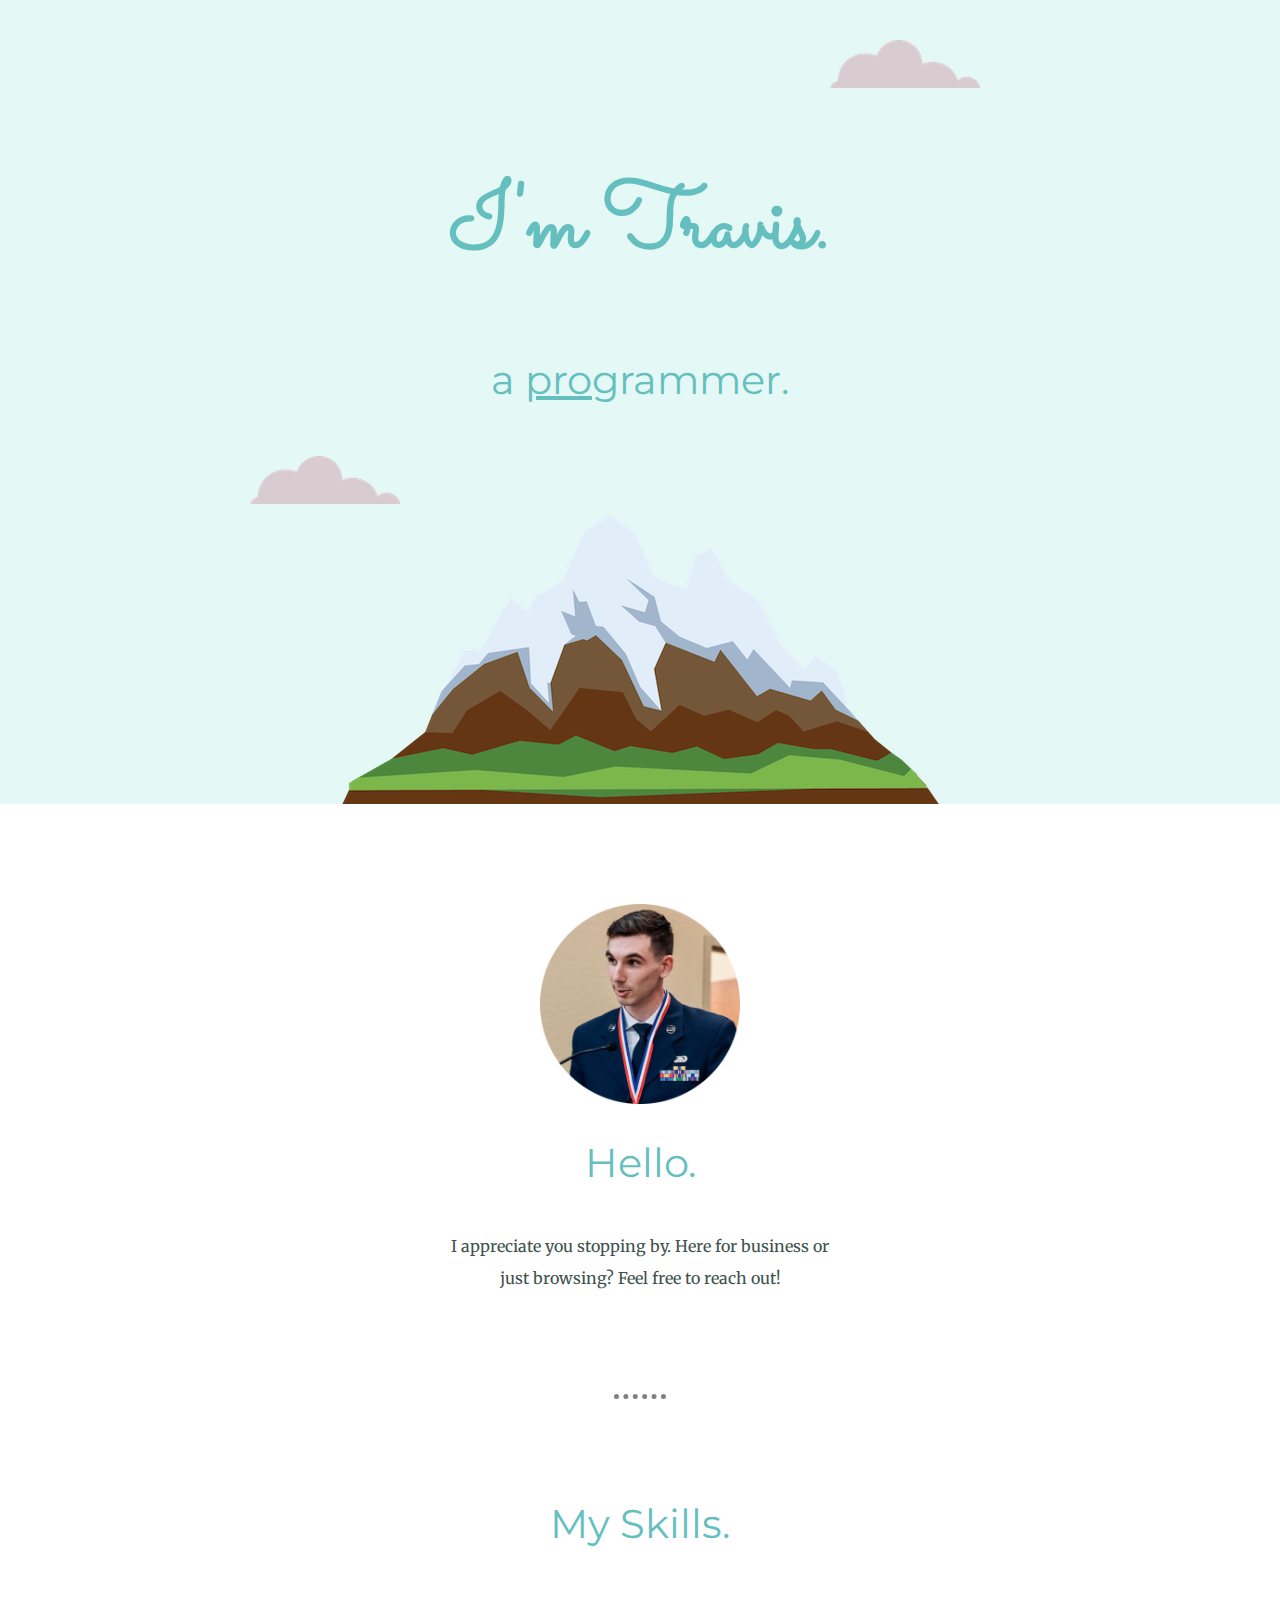
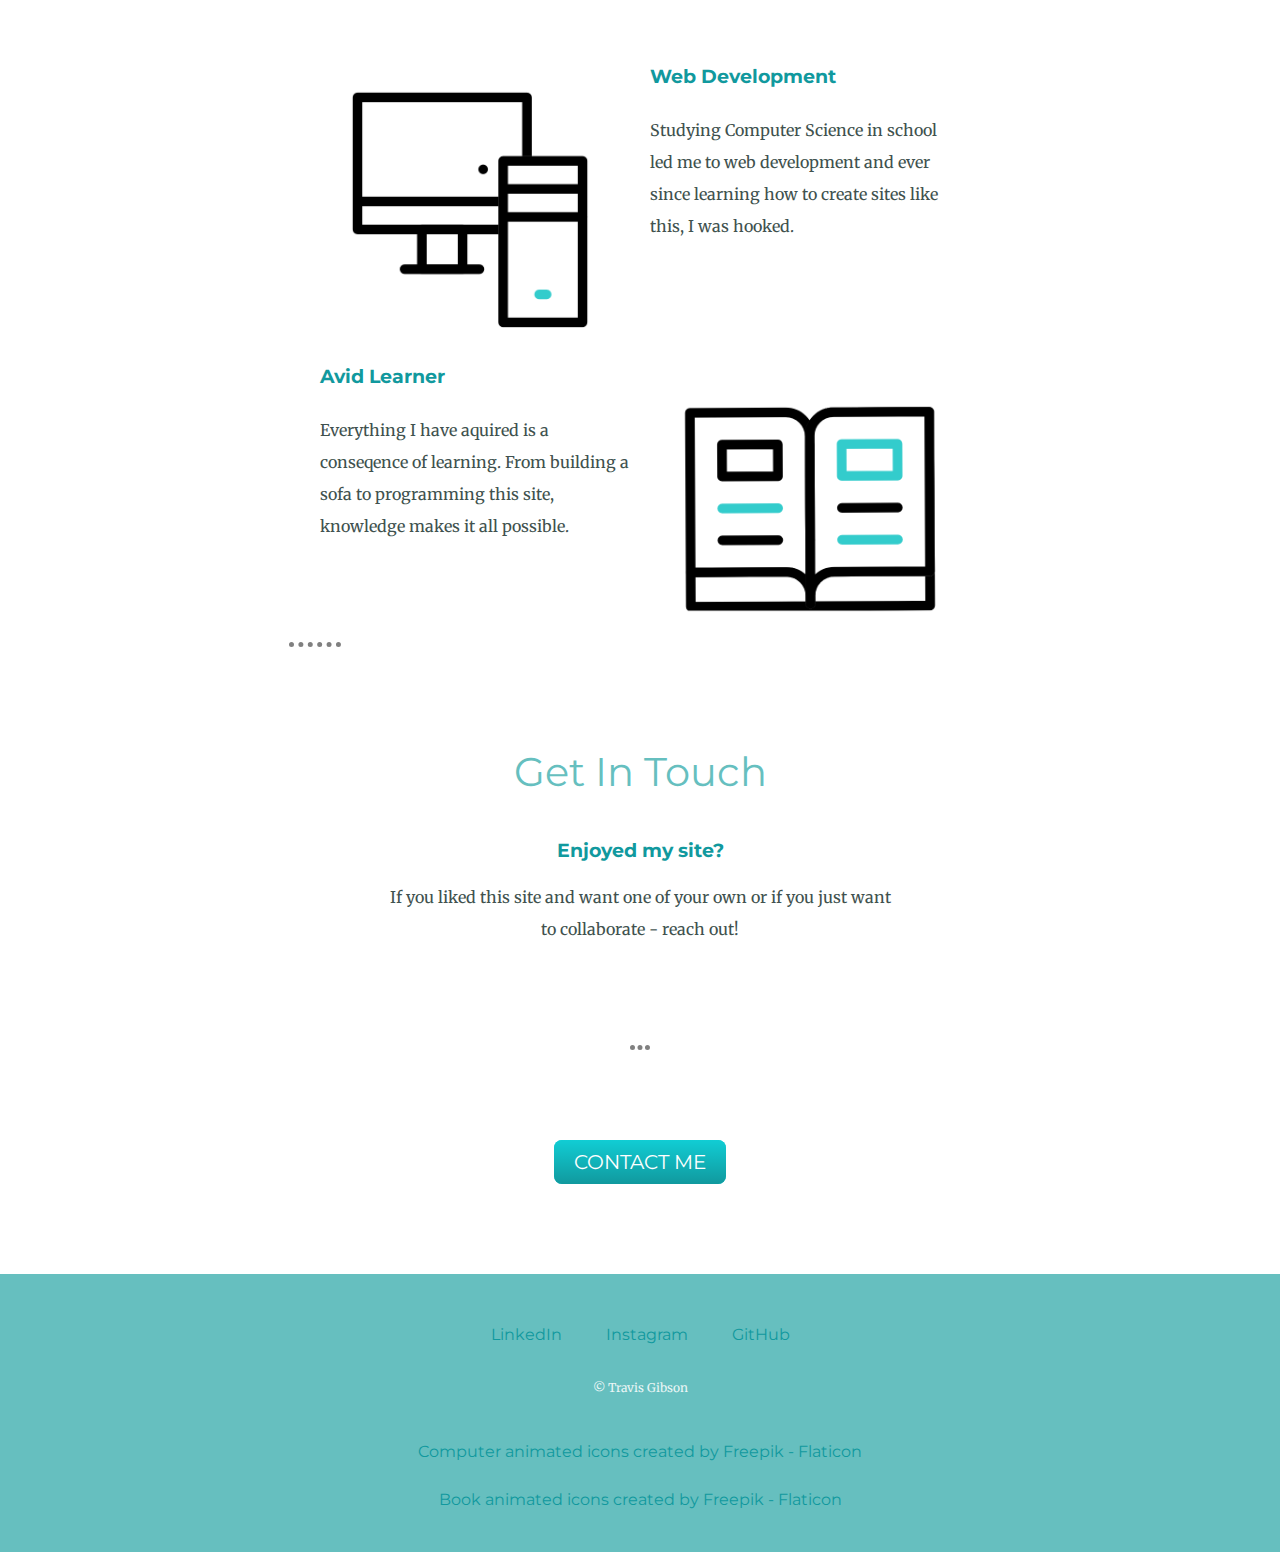
<file: index.html>
<html lang="en" dir="ltr">

<head>
  <meta charset="utf-8">
  <title>Travis Gibson</title>
  <link rel="stylesheet" href="css/styles.css">
  <link rel="icon" href="favicon (1).ico">
  <link rel="preconnect" href="https://fonts.googleapis.com">
  <link rel="preconnect" href="https://fonts.gstatic.com" crossorigin>
  <link href="https://fonts.googleapis.com/css2?family=Merriweather&family=Montserrat&family=Sacramento&display=swap" rel="stylesheet">
</head>

<body>
  <div class="top-container">
    <img class="top-cloud" src="images/cloud.png" alt="cloud-img">
    <h1>I'm Travis.</h1>
    <h2>a <span class="pro">pro</span>grammer.</h2>
    <img class="bottom-cloud" src="images/cloud.png" alt="cloud-img">
    <img src="images/mountain.png" alt="mountain-img">
  </div>

  <div class="middle-container">
    <div class="profile">
      <img height="200px" width="200px" src="images/Travis.png" alt="Profile picture">
      <h2>Hello.</h2>
      <p class="intro">I appreciate you stopping by. Here for business or just browsing? Feel free to reach out!</p>
    </div>
    <hr>
    <div class="skills">
      <h2>My Skills.</h2>
      <div class="skill-row">
        <img height="300px" width="300px" class="computer-gif" src="images/computer.gif" alt="Computer">
        <h3>Web Development</h3>
        <p>Studying Computer Science in school led me to web development and ever since learning how to create sites like this, I was hooked.</p>
      </div>
      <div class="skill-row">
        <img height="300px" width="300px" class="book-gif" src="images/book.gif" alt="Books">
        <h3>Avid Learner</h3>
        <p>Everything I have aquired is a conseqence of learning. From building a sofa to programming this site, knowledge makes it all possible.</p>
      </div>
    </div>
    <hr>
    <div class="contact-me">
      <h2>Get In Touch</h2>
      <h3>Enjoyed my site?</h3>
      <p>If you liked this site and want one of your own or if you just want to collaborate - reach out!</p>
      <hr>
      <a class="btn" href="mailto:travis11gibson@gmail.com">CONTACT ME</a>
    </div>
  </div>


  <div class="bottom-container">
    <a class="footer-link" href="https://www.linkedin.com/in/travis404gibson/">LinkedIn</a>
    <a class="footer-link" href="https://www.instagram.com/travs_travisty/">Instagram</a>
    <a class="footer-link" href="https://github.com/travs-travisty">GitHub</a>
    <p class="copyright-msg">© Travis Gibson</p>
    <p><a href="https://www.flaticon.com/free-animated-icons/computer" title="computer animated icons">Computer animated icons created by Freepik - Flaticon</a></p>
    <p><a href="https://www.flaticon.com/free-icons/book" title="book animated icons">Book animated icons created by Freepik - Flaticon</a></p>
  </div>

</body>

</html>
</file>
<file: css/styles.css>
body {
  margin: 0px;
  text-align: center;
  font-family: 'Merriweather', serif;
  color: #40514E;
}

hr {
  border-style: none;
  border-top: dotted;
  border-width: 5px;
  border-color: gray;
  height: 0px;
  width: 4%;
  align-self: center;
  margin: 100px auto 100px auto;
}

h1 {
  color: #66BFBF;
  margin-top: 50 auto 0 auto;
  font-size: 5.7rem;
  line-height: normal;
  font-family: 'Sacramento', cursive;
}

h2 {
  color: #66BFBF;
  font-family: 'Montserrat', sans-serif;
  font-size: 2.5rem;
  font-weight: normal;
  align-self: center;
  padding-bottom: 10px;
}

h3 {
  color: #11999E;
  font-family: 'Montserrat', sans-serif;
}

p {
  line-height: 2;
}

a {
  color: #11999E;
  font-family: 'Montserrat', sans-serif;
  margin: 10px 20px;
  text-decoration: none;
}

a:hover {
  color: #EAF6F6;
}

.copyright-msg {
  color: #EAF6F6;
  font-size: 0.75rem;
  padding: 20px 0;
}

.top-container {
  background-color: #E4F9F5;
  position: relative;
  padding-top: 100px;
}

.middle-container {
  margin: 100px 0px;
}

.bottom-container {
  background-color: #66BFBF;
  padding: 50px 0 20px;
}

.intro {
  width: 30%;
  margin: auto;
}

.skill-row {
  width: 50%;
  margin: 100px auto 100px auto;
  text-align: left;
  line-height: 2;
}

.computer-gif {
  size: 25%;
  float: left;
  margin-right: 30px;
}

.book-gif {
  size: 25%;
  float: right;
  margin-left: 30px;
}

.contact-me {
  width: 40%;
  margin: 40px auto 60px auto;
}

.btn {
  background: #11cdd4;
  background-image: -webkit-linear-gradient(top, #11cdd4, #11999e);
  background-image: -moz-linear-gradient(top, #11cdd4, #11999e);
  background-image: -ms-linear-gradient(top, #11cdd4, #11999e);
  background-image: -o-linear-gradient(top, #11cdd4, #11999e);
  background-image: linear-gradient(to bottom, #11cdd4, #11999e);
  -webkit-border-radius: 8;
  -moz-border-radius: 8;
  border-radius: 8px;
  font-family: 'Montserrat', sans-serif;
  color: #ffffff;
  font-size: 20px;
  padding: 10px 20px 10px 20px;
  text-decoration: none;
}

.btn:hover {
  background: #30e3cb;
  background-image: -webkit-linear-gradient(top, #30e3cb, #2bc4ad);
  background-image: -moz-linear-gradient(top, #30e3cb, #2bc4ad);
  background-image: -ms-linear-gradient(top, #30e3cb, #2bc4ad);
  background-image: -o-linear-gradient(top, #30e3cb, #2bc4ad);
  background-image: linear-gradient(to bottom, #30e3cb, #2bc4ad);
  text-decoration: none;
}

.pro {
  text-decoration: underline;
}

.top-cloud {
  position: absolute;
  right: 300px;
  top: 40px;
}

.bottom-cloud {
  position: absolute;
  left: 250px;
  bottom: 300px;
}
</file>
